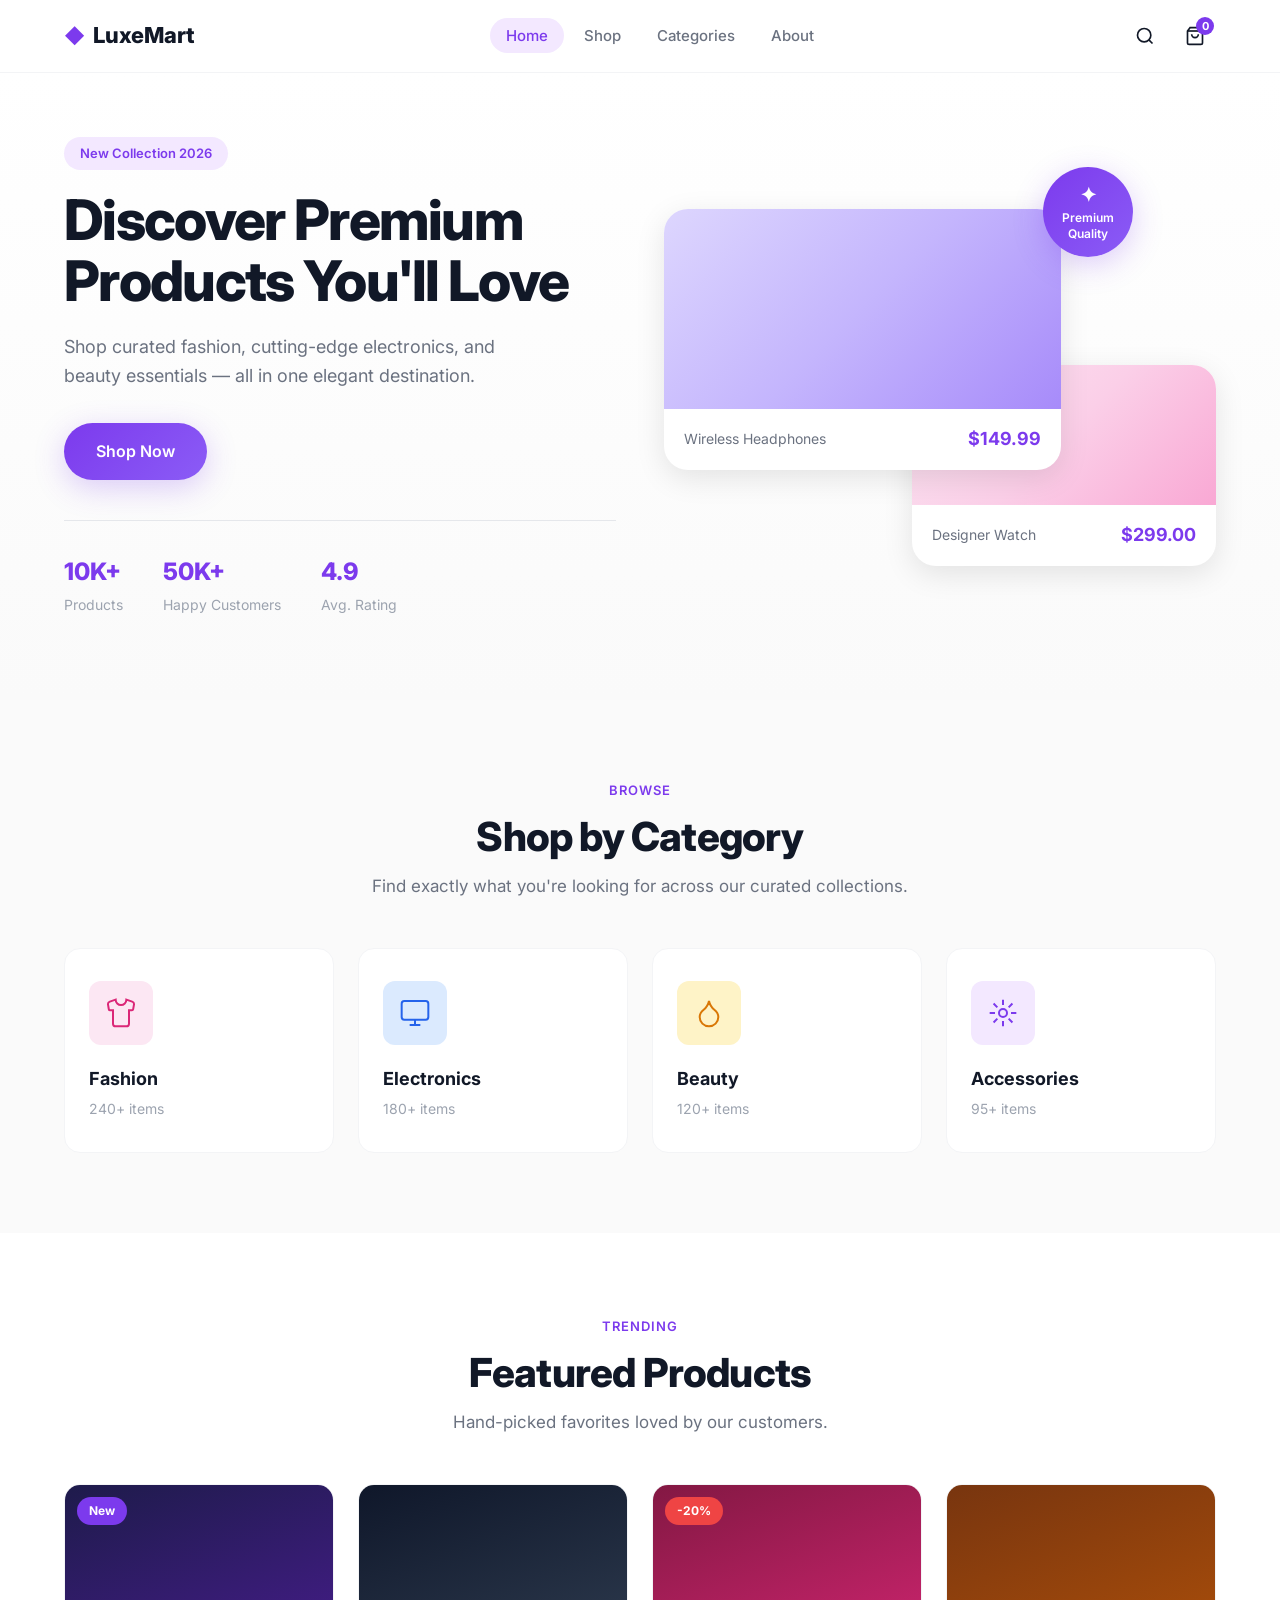
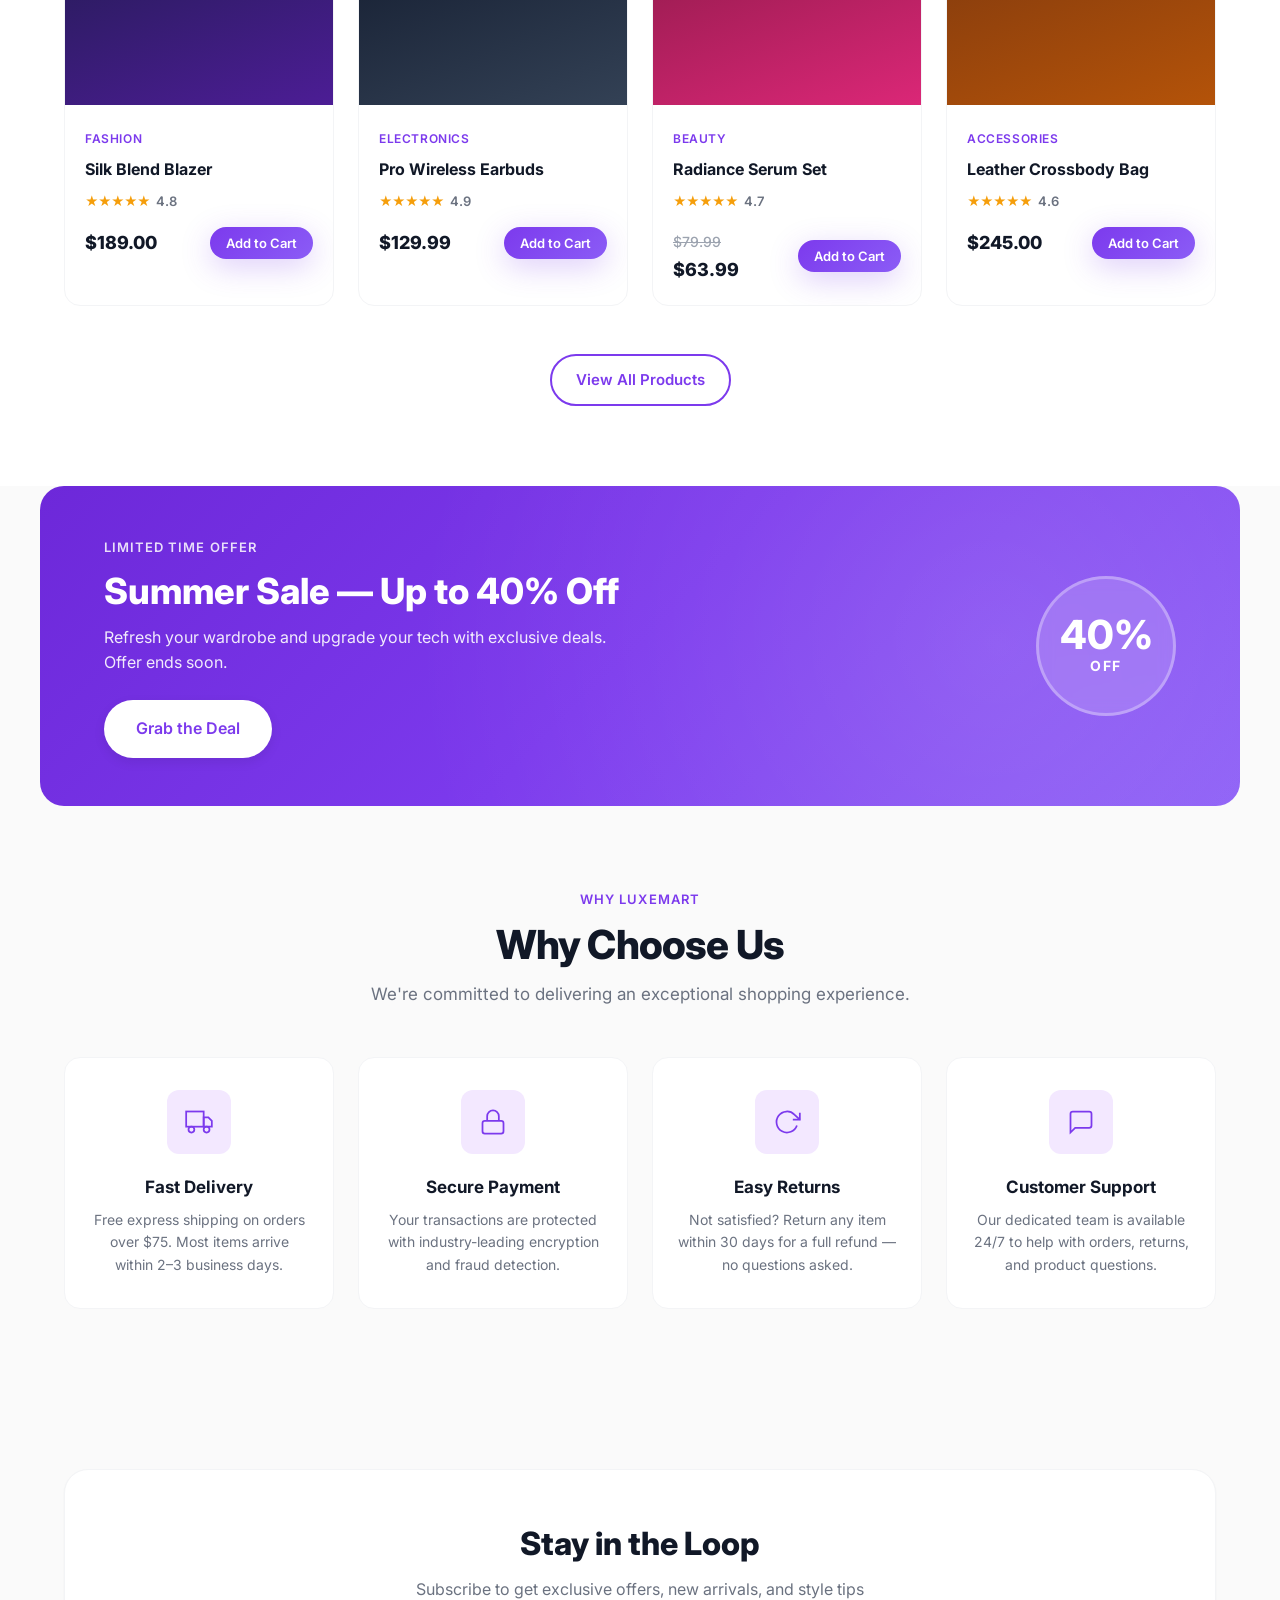
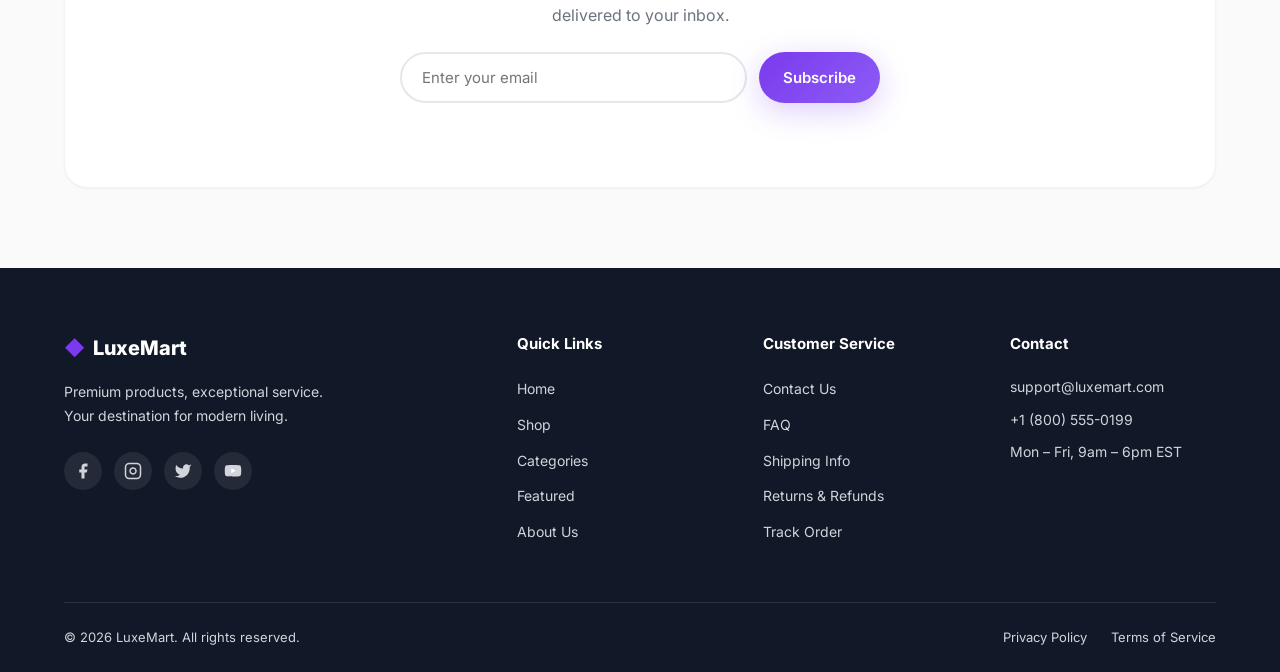
<file: ecommerce-website/index.html>
<!DOCTYPE html>
<html lang="en">
<head>
  <meta charset="UTF-8">
  <meta name="viewport" content="width=device-width, initial-scale=1.0">
  <meta name="description" content="LuxeMart — Premium online shopping for fashion, electronics, beauty, and accessories.">
  <title>LuxeMart | Premium E-Commerce</title>
  <link rel="preconnect" href="https://fonts.googleapis.com">
  <link rel="preconnect" href="https://fonts.gstatic.com" crossorigin>
  <link href="https://fonts.googleapis.com/css2?family=Inter:wght@400;500;600;700;800&display=swap" rel="stylesheet">
  <link rel="stylesheet" href="css/style.css">
</head>
<body>

  <!-- Navigation -->
  <header class="header" id="header">
    <nav class="nav container" aria-label="Main navigation">
      <a href="index.html" class="nav__logo" aria-label="LuxeMart Home">
        <span class="nav__logo-icon" aria-hidden="true">◆</span>
        LuxeMart
      </a>

      <button class="nav__toggle" id="navToggle" aria-label="Toggle menu" aria-expanded="false" aria-controls="navMenu">
        <span class="nav__toggle-bar"></span>
        <span class="nav__toggle-bar"></span>
        <span class="nav__toggle-bar"></span>
      </button>

      <ul class="nav__menu" id="navMenu">
        <li><a href="index.html" class="nav__link nav__link--active">Home</a></li>
        <li><a href="pages/shop.html" class="nav__link">Shop</a></li>
        <li><a href="#categories" class="nav__link">Categories</a></li>
        <li><a href="#about" class="nav__link">About</a></li>
      </ul>

      <div class="nav__actions">
        <button class="nav__action-btn" id="searchBtn" aria-label="Search">
          <svg width="20" height="20" viewBox="0 0 24 24" fill="none" stroke="currentColor" stroke-width="2" aria-hidden="true">
            <circle cx="11" cy="11" r="8"/><path d="m21 21-4.35-4.35"/>
          </svg>
        </button>
        <button class="nav__action-btn nav__cart-btn" id="cartBtn" aria-label="Shopping cart">
          <svg width="20" height="20" viewBox="0 0 24 24" fill="none" stroke="currentColor" stroke-width="2" aria-hidden="true">
            <path d="M6 2 3 6v14a2 2 0 0 0 2 2h14a2 2 0 0 0 2-2V6l-3-4Z"/><path d="M3 6h18"/><path d="M16 10a4 4 0 0 1-8 0"/>
          </svg>
          <span class="nav__cart-count" id="cartCount">0</span>
        </button>
      </div>
    </nav>

    <!-- Search overlay -->
    <div class="search-overlay" id="searchOverlay" aria-hidden="true">
      <div class="search-overlay__inner container">
        <form class="search-form" role="search" aria-label="Site search">
          <input type="search" class="search-form__input" placeholder="Search products..." aria-label="Search products">
          <button type="submit" class="btn btn--primary">Search</button>
        </form>
        <button class="search-overlay__close" id="searchClose" aria-label="Close search">&times;</button>
      </div>
    </div>
  </header>

  <main>

    <!-- Hero -->
    <section class="hero" aria-labelledby="hero-heading">
      <div class="hero__container container">
        <div class="hero__content">
          <span class="hero__badge">New Collection 2026</span>
          <h1 class="hero__title" id="hero-heading">Discover Premium<br>Products You'll Love</h1>
          <p class="hero__description">
            Shop curated fashion, cutting-edge electronics, and beauty essentials — all in one elegant destination.
          </p>
          <a href="pages/shop.html" class="btn btn--primary btn--lg">Shop Now</a>
          <div class="hero__stats">
            <div class="hero__stat">
              <strong>10K+</strong>
              <span>Products</span>
            </div>
            <div class="hero__stat">
              <strong>50K+</strong>
              <span>Happy Customers</span>
            </div>
            <div class="hero__stat">
              <strong>4.9</strong>
              <span>Avg. Rating</span>
            </div>
          </div>
        </div>
        <div class="hero__visual" aria-hidden="true">
          <div class="hero__visual-card hero__visual-card--main">
            <div class="hero__product-img hero__product-img--1"></div>
            <div class="hero__product-info">
              <span>Wireless Headphones</span>
              <strong>$149.99</strong>
            </div>
          </div>
          <div class="hero__visual-card hero__visual-card--secondary">
            <div class="hero__product-img hero__product-img--2"></div>
            <div class="hero__product-info">
              <span>Designer Watch</span>
              <strong>$299.00</strong>
            </div>
          </div>
          <div class="hero__visual-badge">
            <span>✦</span>
            <p>Premium<br>Quality</p>
          </div>
        </div>
      </div>
    </section>

    <!-- Categories -->
    <section class="categories section" id="categories" aria-labelledby="categories-heading">
      <div class="container">
        <header class="section__header">
          <span class="section__label">Browse</span>
          <h2 class="section__title" id="categories-heading">Shop by Category</h2>
          <p class="section__subtitle">Find exactly what you're looking for across our curated collections.</p>
        </header>
        <div class="categories__grid">
          <a href="pages/shop.html?cat=fashion" class="category-card">
            <div class="category-card__icon category-card__icon--fashion" aria-hidden="true">
              <svg width="32" height="32" viewBox="0 0 24 24" fill="none" stroke="currentColor" stroke-width="1.5"><path d="M20.38 3.46 16 2a4 4 0 0 1-8 0L3.62 3.46a2 2 0 0 0-1.34 2.23l.58 3.47a1 1 0 0 0 .99.84H6v10c0 1.1.9 2 2 2h8a2 2 0 0 0 2-2V10h2.15a1 1 0 0 0 .99-.84l.58-3.47a2 2 0 0 0-1.34-2.23Z"/></svg>
            </div>
            <h3 class="category-card__title">Fashion</h3>
            <p class="category-card__count">240+ items</p>
            <span class="category-card__arrow" aria-hidden="true">→</span>
          </a>
          <a href="pages/shop.html?cat=electronics" class="category-card">
            <div class="category-card__icon category-card__icon--electronics" aria-hidden="true">
              <svg width="32" height="32" viewBox="0 0 24 24" fill="none" stroke="currentColor" stroke-width="1.5"><rect x="2" y="3" width="20" height="14" rx="2"/><path d="M8 21h8"/><path d="M12 17v4"/></svg>
            </div>
            <h3 class="category-card__title">Electronics</h3>
            <p class="category-card__count">180+ items</p>
            <span class="category-card__arrow" aria-hidden="true">→</span>
          </a>
          <a href="pages/shop.html?cat=beauty" class="category-card">
            <div class="category-card__icon category-card__icon--beauty" aria-hidden="true">
              <svg width="32" height="32" viewBox="0 0 24 24" fill="none" stroke="currentColor" stroke-width="1.5"><path d="M12 22a7 7 0 0 0 7-7c0-2-1-3.9-3-5.5s-3.5-4-4-6.5c-.5 2.5-2 4.9-4 6.5C6 11.1 5 13 5 15a7 7 0 0 0 7 7z"/></svg>
            </div>
            <h3 class="category-card__title">Beauty</h3>
            <p class="category-card__count">120+ items</p>
            <span class="category-card__arrow" aria-hidden="true">→</span>
          </a>
          <a href="pages/shop.html?cat=accessories" class="category-card">
            <div class="category-card__icon category-card__icon--accessories" aria-hidden="true">
              <svg width="32" height="32" viewBox="0 0 24 24" fill="none" stroke="currentColor" stroke-width="1.5"><circle cx="12" cy="12" r="3"/><path d="M12 2v4M12 18v4M4.93 4.93l2.83 2.83M16.24 16.24l2.83 2.83M2 12h4M18 12h4M4.93 19.07l2.83-2.83M16.24 7.76l2.83-2.83"/></svg>
            </div>
            <h3 class="category-card__title">Accessories</h3>
            <p class="category-card__count">95+ items</p>
            <span class="category-card__arrow" aria-hidden="true">→</span>
          </a>
        </div>
      </div>
    </section>

    <!-- Featured Products -->
    <section class="products section section--alt" id="featured" aria-labelledby="products-heading">
      <div class="container">
        <header class="section__header">
          <span class="section__label">Trending</span>
          <h2 class="section__title" id="products-heading">Featured Products</h2>
          <p class="section__subtitle">Hand-picked favorites loved by our customers.</p>
        </header>
        <div class="products__grid" id="featuredProductsGrid">

          <article class="product-card" data-id="1">
            <div class="product-card__image-wrap">
              <div class="product-card__image product-card__image--1" role="img" aria-label="Silk Blend Blazer"></div>
              <span class="product-card__badge">New</span>
              <button class="product-card__wishlist" aria-label="Add Silk Blend Blazer to wishlist" data-id="1">
                <svg width="18" height="18" viewBox="0 0 24 24" fill="none" stroke="currentColor" stroke-width="2"><path d="M20.84 4.61a5.5 5.5 0 0 0-7.78 0L12 5.67l-1.06-1.06a5.5 5.5 0 0 0-7.78 7.78l1.06 1.06L12 21.23l7.78-7.78 1.06-1.06a5.5 5.5 0 0 0 0-7.78z"/></svg>
              </button>
            </div>
            <div class="product-card__body">
              <span class="product-card__category">Fashion</span>
              <h3 class="product-card__name">Silk Blend Blazer</h3>
              <div class="product-card__rating" aria-label="Rating 4.8 out of 5">
                <span class="product-card__stars" aria-hidden="true">★★★★★</span>
                <span class="product-card__rating-value">4.8</span>
              </div>
              <div class="product-card__footer">
                <span class="product-card__price">$189.00</span>
                <button class="btn btn--primary btn--sm product-card__cart" data-id="1" data-name="Silk Blend Blazer" data-price="189.00">Add to Cart</button>
              </div>
            </div>
          </article>

          <article class="product-card" data-id="2">
            <div class="product-card__image-wrap">
              <div class="product-card__image product-card__image--2" role="img" aria-label="Pro Wireless Earbuds"></div>
              <button class="product-card__wishlist" aria-label="Add Pro Wireless Earbuds to wishlist" data-id="2">
                <svg width="18" height="18" viewBox="0 0 24 24" fill="none" stroke="currentColor" stroke-width="2"><path d="M20.84 4.61a5.5 5.5 0 0 0-7.78 0L12 5.67l-1.06-1.06a5.5 5.5 0 0 0-7.78 7.78l1.06 1.06L12 21.23l7.78-7.78 1.06-1.06a5.5 5.5 0 0 0 0-7.78z"/></svg>
              </button>
            </div>
            <div class="product-card__body">
              <span class="product-card__category">Electronics</span>
              <h3 class="product-card__name">Pro Wireless Earbuds</h3>
              <div class="product-card__rating" aria-label="Rating 4.9 out of 5">
                <span class="product-card__stars" aria-hidden="true">★★★★★</span>
                <span class="product-card__rating-value">4.9</span>
              </div>
              <div class="product-card__footer">
                <span class="product-card__price">$129.99</span>
                <button class="btn btn--primary btn--sm product-card__cart" data-id="2" data-name="Pro Wireless Earbuds" data-price="129.99">Add to Cart</button>
              </div>
            </div>
          </article>

          <article class="product-card" data-id="3">
            <div class="product-card__image-wrap">
              <div class="product-card__image product-card__image--3" role="img" aria-label="Radiance Serum Set"></div>
              <span class="product-card__badge product-card__badge--sale">-20%</span>
              <button class="product-card__wishlist" aria-label="Add Radiance Serum Set to wishlist" data-id="3">
                <svg width="18" height="18" viewBox="0 0 24 24" fill="none" stroke="currentColor" stroke-width="2"><path d="M20.84 4.61a5.5 5.5 0 0 0-7.78 0L12 5.67l-1.06-1.06a5.5 5.5 0 0 0-7.78 7.78l1.06 1.06L12 21.23l7.78-7.78 1.06-1.06a5.5 5.5 0 0 0 0-7.78z"/></svg>
              </button>
            </div>
            <div class="product-card__body">
              <span class="product-card__category">Beauty</span>
              <h3 class="product-card__name">Radiance Serum Set</h3>
              <div class="product-card__rating" aria-label="Rating 4.7 out of 5">
                <span class="product-card__stars" aria-hidden="true">★★★★★</span>
                <span class="product-card__rating-value">4.7</span>
              </div>
              <div class="product-card__footer">
                <span class="product-card__price"><s class="product-card__price-old">$79.99</s> $63.99</span>
                <button class="btn btn--primary btn--sm product-card__cart" data-id="3" data-name="Radiance Serum Set" data-price="63.99">Add to Cart</button>
              </div>
            </div>
          </article>

          <article class="product-card" data-id="4">
            <div class="product-card__image-wrap">
              <div class="product-card__image product-card__image--4" role="img" aria-label="Leather Crossbody Bag"></div>
              <button class="product-card__wishlist" aria-label="Add Leather Crossbody Bag to wishlist" data-id="4">
                <svg width="18" height="18" viewBox="0 0 24 24" fill="none" stroke="currentColor" stroke-width="2"><path d="M20.84 4.61a5.5 5.5 0 0 0-7.78 0L12 5.67l-1.06-1.06a5.5 5.5 0 0 0-7.78 7.78l1.06 1.06L12 21.23l7.78-7.78 1.06-1.06a5.5 5.5 0 0 0 0-7.78z"/></svg>
              </button>
            </div>
            <div class="product-card__body">
              <span class="product-card__category">Accessories</span>
              <h3 class="product-card__name">Leather Crossbody Bag</h3>
              <div class="product-card__rating" aria-label="Rating 4.6 out of 5">
                <span class="product-card__stars" aria-hidden="true">★★★★★</span>
                <span class="product-card__rating-value">4.6</span>
              </div>
              <div class="product-card__footer">
                <span class="product-card__price">$245.00</span>
                <button class="btn btn--primary btn--sm product-card__cart" data-id="4" data-name="Leather Crossbody Bag" data-price="245.00">Add to Cart</button>
              </div>
            </div>
          </article>

        </div>
        <div class="products__cta">
          <a href="pages/shop.html" class="btn btn--outline">View All Products</a>
        </div>
      </div>
    </section>

    <!-- Promotional Banner -->
    <section class="promo" aria-labelledby="promo-heading">
      <div class="promo__container container">
        <div class="promo__content">
          <span class="promo__label">Limited Time Offer</span>
          <h2 class="promo__title" id="promo-heading">Summer Sale — Up to 40% Off</h2>
          <p class="promo__text">Refresh your wardrobe and upgrade your tech with exclusive deals. Offer ends soon.</p>
          <a href="pages/shop.html" class="btn btn--white btn--lg">Grab the Deal</a>
        </div>
        <div class="promo__visual" aria-hidden="true">
          <div class="promo__discount">
            <span class="promo__discount-value">40%</span>
            <span class="promo__discount-label">OFF</span>
          </div>
        </div>
      </div>
    </section>

    <!-- Why Choose Us -->
    <section class="features section" id="about" aria-labelledby="features-heading">
      <div class="container">
        <header class="section__header">
          <span class="section__label">Why LuxeMart</span>
          <h2 class="section__title" id="features-heading">Why Choose Us</h2>
          <p class="section__subtitle">We're committed to delivering an exceptional shopping experience.</p>
        </header>
        <div class="features__grid">
          <article class="feature-card">
            <div class="feature-card__icon" aria-hidden="true">
              <svg width="28" height="28" viewBox="0 0 24 24" fill="none" stroke="currentColor" stroke-width="1.5"><rect x="1" y="3" width="15" height="13"/><polygon points="16 8 20 8 23 11 23 16 16 16 16 8"/><circle cx="5.5" cy="18.5" r="2.5"/><circle cx="18.5" cy="18.5" r="2.5"/></svg>
            </div>
            <h3 class="feature-card__title">Fast Delivery</h3>
            <p class="feature-card__text">Free express shipping on orders over $75. Most items arrive within 2–3 business days.</p>
          </article>
          <article class="feature-card">
            <div class="feature-card__icon" aria-hidden="true">
              <svg width="28" height="28" viewBox="0 0 24 24" fill="none" stroke="currentColor" stroke-width="1.5"><rect x="3" y="11" width="18" height="11" rx="2"/><path d="M7 11V7a5 5 0 0 1 10 0v4"/></svg>
            </div>
            <h3 class="feature-card__title">Secure Payment</h3>
            <p class="feature-card__text">Your transactions are protected with industry-leading encryption and fraud detection.</p>
          </article>
          <article class="feature-card">
            <div class="feature-card__icon" aria-hidden="true">
              <svg width="28" height="28" viewBox="0 0 24 24" fill="none" stroke="currentColor" stroke-width="1.5"><polyline points="23 4 23 10 17 10"/><path d="M20.49 15a9 9 0 1 1-2.12-9.36L23 10"/></svg>
            </div>
            <h3 class="feature-card__title">Easy Returns</h3>
            <p class="feature-card__text">Not satisfied? Return any item within 30 days for a full refund — no questions asked.</p>
          </article>
          <article class="feature-card">
            <div class="feature-card__icon" aria-hidden="true">
              <svg width="28" height="28" viewBox="0 0 24 24" fill="none" stroke="currentColor" stroke-width="1.5"><path d="M21 15a2 2 0 0 1-2 2H7l-4 4V5a2 2 0 0 1 2-2h14a2 2 0 0 1 2 2z"/></svg>
            </div>
            <h3 class="feature-card__title">Customer Support</h3>
            <p class="feature-card__text">Our dedicated team is available 24/7 to help with orders, returns, and product questions.</p>
          </article>
        </div>
      </div>
    </section>

    <!-- Newsletter -->
    <section class="newsletter section" aria-labelledby="newsletter-heading">
      <div class="container">
        <div class="newsletter__inner">
          <div class="newsletter__content">
            <h2 class="newsletter__title" id="newsletter-heading">Stay in the Loop</h2>
            <p class="newsletter__text">Subscribe to get exclusive offers, new arrivals, and style tips delivered to your inbox.</p>
          </div>
          <form class="newsletter__form" id="newsletterForm" novalidate>
            <label for="newsletterEmail" class="visually-hidden">Email address</label>
            <input type="email" id="newsletterEmail" class="newsletter__input" placeholder="Enter your email" required>
            <button type="submit" class="btn btn--primary">Subscribe</button>
          </form>
          <p class="newsletter__message" id="newsletterMessage" role="status" aria-live="polite"></p>
        </div>
      </div>
    </section>

  </main>

  <!-- Footer -->
  <footer class="footer">
    <div class="container">
      <div class="footer__grid">
        <div class="footer__brand">
          <a href="index.html" class="footer__logo">
            <span class="nav__logo-icon" aria-hidden="true">◆</span>
            LuxeMart
          </a>
          <p class="footer__tagline">Premium products, exceptional service. Your destination for modern living.</p>
          <div class="footer__social">
            <a href="#" class="footer__social-link" aria-label="Facebook">
              <svg width="18" height="18" viewBox="0 0 24 24" fill="currentColor"><path d="M18 2h-3a5 5 0 0 0-5 5v3H7v4h3v8h4v-8h3l1-4h-4V7a1 1 0 0 1 1-1h3z"/></svg>
            </a>
            <a href="#" class="footer__social-link" aria-label="Instagram">
              <svg width="18" height="18" viewBox="0 0 24 24" fill="none" stroke="currentColor" stroke-width="2"><rect x="2" y="2" width="20" height="20" rx="5"/><path d="M16 11.37A4 4 0 1 1 12.63 8 4 4 0 0 1 16 11.37z"/><line x1="17.5" y1="6.5" x2="17.51" y2="6.5"/></svg>
            </a>
            <a href="#" class="footer__social-link" aria-label="Twitter">
              <svg width="18" height="18" viewBox="0 0 24 24" fill="currentColor"><path d="M23 3a10.9 10.9 0 0 1-3.14 1.53 4.48 4.48 0 0 0-7.86 3v1A10.66 10.66 0 0 1 3 4s-4 9 5 13a11.64 11.64 0 0 1-7 2c9 5 20 0 20-11.5a4.5 4.5 0 0 0-.08-.83A7.72 7.72 0 0 0 23 3z"/></svg>
            </a>
            <a href="#" class="footer__social-link" aria-label="YouTube">
              <svg width="18" height="18" viewBox="0 0 24 24" fill="currentColor"><path d="M22.54 6.42a2.78 2.78 0 0 0-1.94-2C18.88 4 12 4 12 4s-6.88 0-8.6.46a2.78 2.78 0 0 0-1.94 2A29 29 0 0 0 1 11.75a29 29 0 0 0 .46 5.33A2.78 2.78 0 0 0 3.4 19.13C5.12 19.56 12 19.56 12 19.56s6.88 0 8.6-.46a2.78 2.78 0 0 0 1.94-2 29 29 0 0 0 .46-5.25 29 29 0 0 0-.46-5.43z"/><polygon points="9.75 15.02 15.5 11.75 9.75 8.48 9.75 15.02" fill="#fff"/></svg>
            </a>
          </div>
        </div>
        <nav class="footer__col" aria-label="Quick links">
          <h3 class="footer__heading">Quick Links</h3>
          <ul class="footer__links">
            <li><a href="index.html">Home</a></li>
            <li><a href="pages/shop.html">Shop</a></li>
            <li><a href="#categories">Categories</a></li>
            <li><a href="#featured">Featured</a></li>
            <li><a href="#about">About Us</a></li>
          </ul>
        </nav>
        <nav class="footer__col" aria-label="Customer service">
          <h3 class="footer__heading">Customer Service</h3>
          <ul class="footer__links">
            <li><a href="#">Contact Us</a></li>
            <li><a href="#">FAQ</a></li>
            <li><a href="#">Shipping Info</a></li>
            <li><a href="#">Returns &amp; Refunds</a></li>
            <li><a href="#">Track Order</a></li>
          </ul>
        </nav>
        <div class="footer__col">
          <h3 class="footer__heading">Contact</h3>
          <ul class="footer__links footer__contact">
            <li>support@luxemart.com</li>
            <li>+1 (800) 555-0199</li>
            <li>Mon – Fri, 9am – 6pm EST</li>
          </ul>
        </div>
      </div>
      <div class="footer__bottom">
        <p>&copy; 2026 LuxeMart. All rights reserved.</p>
        <div class="footer__legal">
          <a href="#">Privacy Policy</a>
          <a href="#">Terms of Service</a>
        </div>
      </div>
    </div>
  </footer>

  <!-- Toast notification -->
  <div class="toast" id="toast" role="alert" aria-live="assertive" aria-atomic="true"></div>

  <script src="js/script.js"></script>
</body>
</html>
</file>
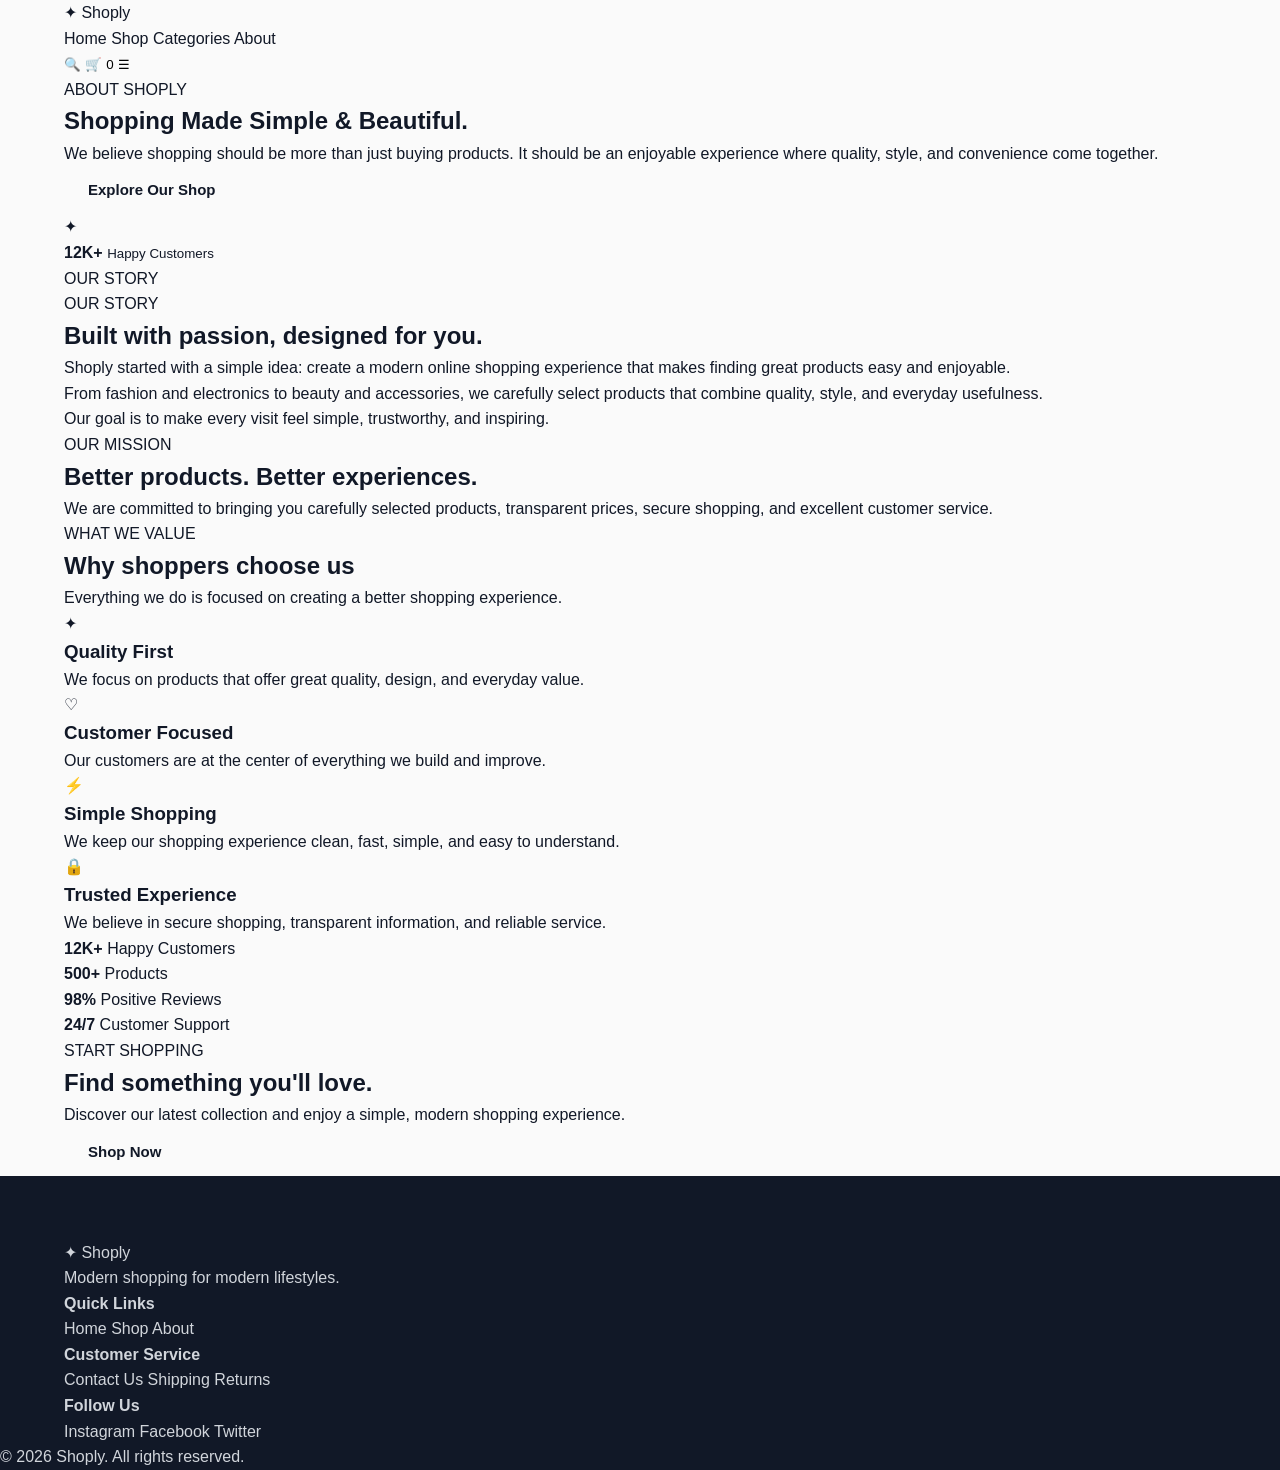
<file: ecommerce-website/pages/about.html>
<!DOCTYPE html>
<html lang="en">
<head>
    <meta charset="UTF-8">
    <meta name="viewport" content="width=device-width, initial-scale=1.0">
    <title>About Us | E-Commerce</title>

    <link rel="stylesheet" href="../css/style.css">
</head>

<body>

    <!-- Navigation -->
    <header class="navbar">
        <div class="container nav-container">

            <a href="../index.html" class="logo">
                <span class="logo-icon">✦</span>
                Shoply
            </a>

            <nav class="nav-menu">
                <a href="../index.html">Home</a>
                <a href="shop.html">Shop</a>
                <a href="shop.html">Categories</a>
                <a href="about.html" class="active">About</a>
            </nav>

            <div class="nav-actions">
                <button class="nav-icon search-btn" aria-label="Search">
                    🔍
                </button>

                <button class="nav-icon cart-btn" aria-label="Shopping Cart">
                    🛒
                    <span class="cart-count">0</span>
                </button>

                <button class="mobile-menu-btn" aria-label="Menu">
                    ☰
                </button>
            </div>

        </div>
    </header>


    <!-- About Hero -->
    <main>

        <section class="about-hero">
            <div class="container about-hero-content">

                <div class="about-hero-text">
                    <span class="section-label">ABOUT SHOPLY</span>

                    <h1>
                        Shopping Made
                        <span>Simple & Beautiful.</span>
                    </h1>

                    <p>
                        We believe shopping should be more than just buying
                        products. It should be an enjoyable experience where
                        quality, style, and convenience come together.
                    </p>

                    <a href="shop.html" class="btn btn-primary">
                        Explore Our Shop
                    </a>
                </div>

                <div class="about-hero-visual">
                    <div class="about-image-card">
                        <div class="about-image-shape">
                            <span>✦</span>
                        </div>

                        <div class="floating-card">
                            <strong>12K+</strong>
                            <small>Happy Customers</small>
                        </div>
                    </div>
                </div>

            </div>
        </section>


        <!-- Our Story -->
        <section class="about-story">
            <div class="container about-story-grid">

                <div class="story-image">
                    <div class="story-image-inner">
                        <span>OUR STORY</span>
                    </div>
                </div>

                <div class="story-content">
                    <span class="section-label">OUR STORY</span>

                    <h2>
                        Built with passion,
                        designed for you.
                    </h2>

                    <p>
                        Shoply started with a simple idea: create a modern
                        online shopping experience that makes finding great
                        products easy and enjoyable.
                    </p>

                    <p>
                        From fashion and electronics to beauty and accessories,
                        we carefully select products that combine quality,
                        style, and everyday usefulness.
                    </p>

                    <p>
                        Our goal is to make every visit feel simple,
                        trustworthy, and inspiring.
                    </p>
                </div>

            </div>
        </section>


        <!-- Mission -->
        <section class="mission-section">
            <div class="container mission-content">

                <span class="section-label">OUR MISSION</span>

                <h2>
                    Better products.
                    Better experiences.
                </h2>

                <p>
                    We are committed to bringing you carefully selected
                    products, transparent prices, secure shopping, and
                    excellent customer service.
                </p>

            </div>
        </section>


        <!-- Values -->
        <section class="values-section">
            <div class="container">

                <div class="section-heading">
                    <span class="section-label">WHAT WE VALUE</span>

                    <h2>Why shoppers choose us</h2>

                    <p>
                        Everything we do is focused on creating a better
                        shopping experience.
                    </p>
                </div>

                <div class="values-grid">

                    <div class="value-card">
                        <div class="value-icon">✦</div>

                        <h3>Quality First</h3>

                        <p>
                            We focus on products that offer great quality,
                            design, and everyday value.
                        </p>
                    </div>

                    <div class="value-card">
                        <div class="value-icon">♡</div>

                        <h3>Customer Focused</h3>

                        <p>
                            Our customers are at the center of everything
                            we build and improve.
                        </p>
                    </div>

                    <div class="value-card">
                        <div class="value-icon">⚡</div>

                        <h3>Simple Shopping</h3>

                        <p>
                            We keep our shopping experience clean, fast,
                            simple, and easy to understand.
                        </p>
                    </div>

                    <div class="value-card">
                        <div class="value-icon">🔒</div>

                        <h3>Trusted Experience</h3>

                        <p>
                            We believe in secure shopping, transparent
                            information, and reliable service.
                        </p>
                    </div>

                </div>

            </div>
        </section>


        <!-- Statistics -->
        <section class="about-stats">
            <div class="container stats-grid">

                <div class="stat-item">
                    <strong>12K+</strong>
                    <span>Happy Customers</span>
                </div>

                <div class="stat-item">
                    <strong>500+</strong>
                    <span>Products</span>
                </div>

                <div class="stat-item">
                    <strong>98%</strong>
                    <span>Positive Reviews</span>
                </div>

                <div class="stat-item">
                    <strong>24/7</strong>
                    <span>Customer Support</span>
                </div>

            </div>
        </section>


        <!-- CTA -->
        <section class="about-cta">
            <div class="container">

                <div class="cta-content">
                    <span class="section-label">START SHOPPING</span>

                    <h2>
                        Find something
                        you'll love.
                    </h2>

                    <p>
                        Discover our latest collection and enjoy a simple,
                        modern shopping experience.
                    </p>

                    <a href="shop.html" class="btn btn-primary">
                        Shop Now
                    </a>
                </div>

            </div>
        </section>

    </main>


    <!-- Footer -->
    <footer class="footer">
        <div class="container footer-grid">

            <div class="footer-brand">
                <a href="../index.html" class="logo">
                    <span class="logo-icon">✦</span>
                    Shoply
                </a>

                <p>
                    Modern shopping for modern lifestyles.
                </p>
            </div>

            <div class="footer-column">
                <h4>Quick Links</h4>
                <a href="../index.html">Home</a>
                <a href="shop.html">Shop</a>
                <a href="about.html">About</a>
            </div>

            <div class="footer-column">
                <h4>Customer Service</h4>
                <a href="#">Contact Us</a>
                <a href="#">Shipping</a>
                <a href="#">Returns</a>
            </div>

            <div class="footer-column">
                <h4>Follow Us</h4>
                <a href="#">Instagram</a>
                <a href="#">Facebook</a>
                <a href="#">Twitter</a>
            </div>

        </div>

        <div class="footer-bottom">
            <p>© 2026 Shoply. All rights reserved.</p>
        </div>
    </footer>


    <script src="../js/script.js"></script>

</body>
</html>
</file>
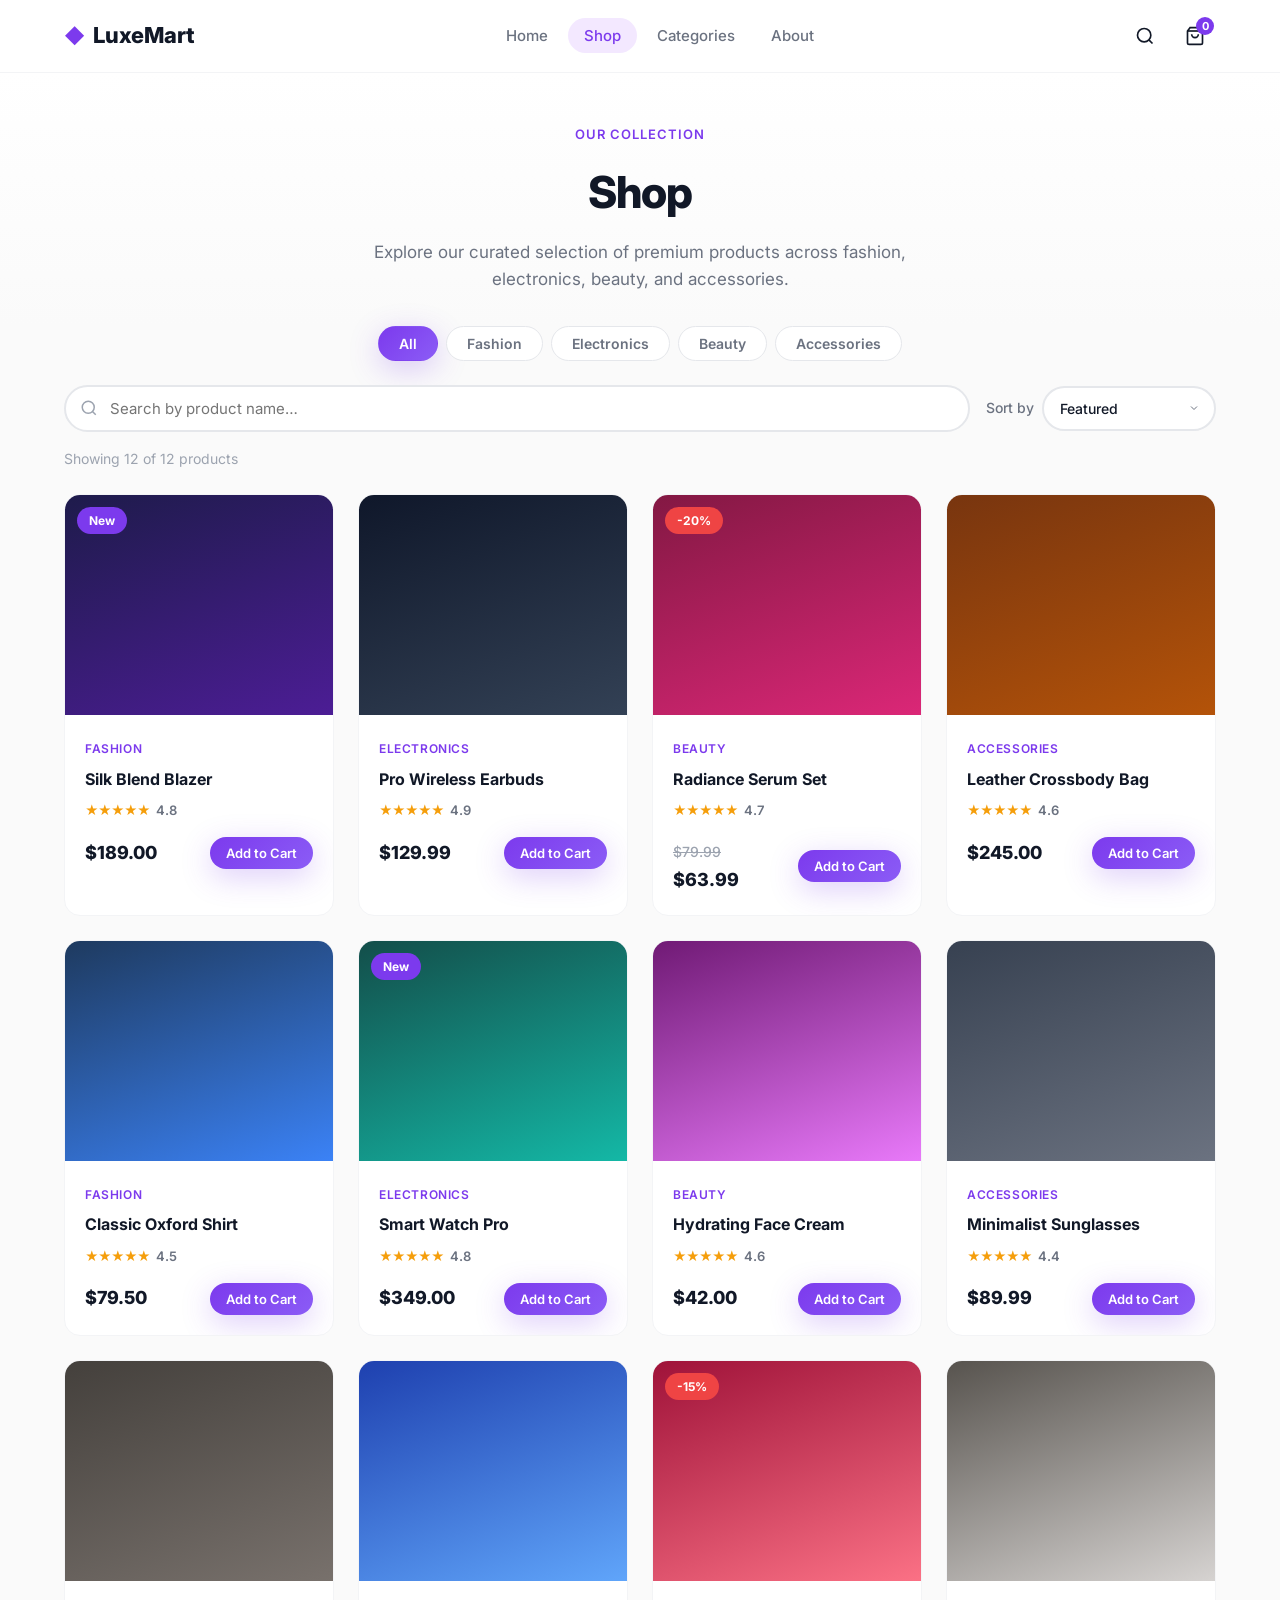
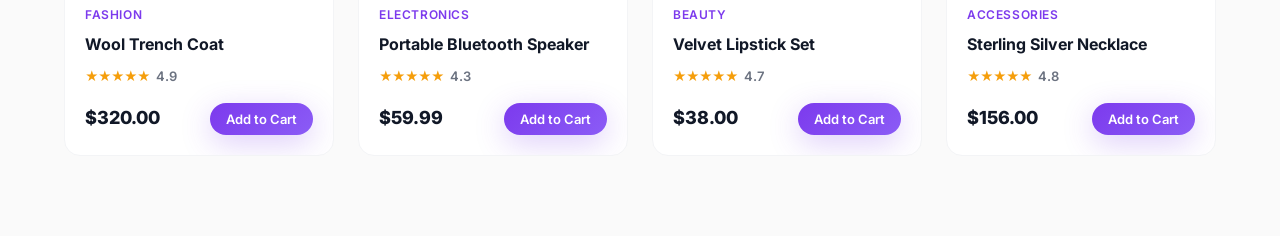
<file: ecommerce-website/pages/shop.html>
<!DOCTYPE html>
<html lang="en">
<head>
  <meta charset="UTF-8">
  <meta name="viewport" content="width=device-width, initial-scale=1.0">
  <meta name="description" content="Browse LuxeMart's full collection — fashion, electronics, beauty, and accessories.">
  <title>Shop | LuxeMart</title>
  <link rel="preconnect" href="https://fonts.googleapis.com">
  <link rel="preconnect" href="https://fonts.gstatic.com" crossorigin>
  <link href="https://fonts.googleapis.com/css2?family=Inter:wght@400;500;600;700;800&display=swap" rel="stylesheet">
  <link rel="stylesheet" href="../css/style.css">
</head>
<body class="shop-page">

  <!-- Navigation -->
  <header class="header" id="header">
    <nav class="nav container" aria-label="Main navigation">
      <a href="../index.html" class="nav__logo" aria-label="LuxeMart Home">
        <span class="nav__logo-icon" aria-hidden="true">◆</span>
        LuxeMart
      </a>

      <button class="nav__toggle" id="navToggle" aria-label="Toggle menu" aria-expanded="false" aria-controls="navMenu">
        <span class="nav__toggle-bar"></span>
        <span class="nav__toggle-bar"></span>
        <span class="nav__toggle-bar"></span>
      </button>

      <ul class="nav__menu" id="navMenu">
        <li><a href="../index.html" class="nav__link">Home</a></li>
        <li><a href="shop.html" class="nav__link nav__link--active">Shop</a></li>
        <li><a href="../index.html#categories" class="nav__link">Categories</a></li>
        <li><a href="../index.html#about" class="nav__link">About</a></li>
      </ul>

      <div class="nav__actions">
        <button class="nav__action-btn" id="searchBtn" aria-label="Search">
          <svg width="20" height="20" viewBox="0 0 24 24" fill="none" stroke="currentColor" stroke-width="2" aria-hidden="true">
            <circle cx="11" cy="11" r="8"/><path d="m21 21-4.35-4.35"/>
          </svg>
        </button>
        <button class="nav__action-btn nav__cart-btn" id="cartBtn" aria-label="Shopping cart">
          <svg width="20" height="20" viewBox="0 0 24 24" fill="none" stroke="currentColor" stroke-width="2" aria-hidden="true">
            <path d="M6 2 3 6v14a2 2 0 0 0 2 2h14a2 2 0 0 0 2-2V6l-3-4Z"/><path d="M3 6h18"/><path d="M16 10a4 4 0 0 1-8 0"/>
          </svg>
          <span class="nav__cart-count" id="cartCount">0</span>
        </button>
      </div>
    </nav>

    <div class="search-overlay" id="searchOverlay" aria-hidden="true">
      <div class="search-overlay__inner container">
        <form class="search-form" role="search" aria-label="Site search">
          <input type="search" class="search-form__input" placeholder="Search products..." aria-label="Search products">
          <button type="submit" class="btn btn--primary">Search</button>
        </form>
        <button class="search-overlay__close" id="searchClose" aria-label="Close search">&times;</button>
      </div>
    </div>
  </header>

  <main class="shop-page">

    <!-- Page Header -->
    <section class="shop-header" aria-labelledby="shop-heading">
      <div class="container">
        <span class="section__label">Our Collection</span>
        <h1 class="shop-header__title" id="shop-heading">Shop</h1>
        <p class="shop-header__description">
          Explore our curated selection of premium products across fashion, electronics, beauty, and accessories.
        </p>
      </div>
    </section>

    <!-- Toolbar: filters, search, sort -->
    <section class="shop-toolbar section--compact" aria-label="Product filters and sorting">
      <div class="container">

        <nav class="shop-filters" aria-label="Filter by category">
          <button class="shop-filters__btn shop-filters__btn--active" data-category="all" type="button">All</button>
          <button class="shop-filters__btn" data-category="fashion" type="button">Fashion</button>
          <button class="shop-filters__btn" data-category="electronics" type="button">Electronics</button>
          <button class="shop-filters__btn" data-category="beauty" type="button">Beauty</button>
          <button class="shop-filters__btn" data-category="accessories" type="button">Accessories</button>
        </nav>

        <div class="shop-controls">
          <div class="shop-search">
            <label for="shopSearch" class="visually-hidden">Search products</label>
            <svg class="shop-search__icon" width="18" height="18" viewBox="0 0 24 24" fill="none" stroke="currentColor" stroke-width="2" aria-hidden="true">
              <circle cx="11" cy="11" r="8"/><path d="m21 21-4.35-4.35"/>
            </svg>
            <input
              type="search"
              id="shopSearch"
              class="shop-search__input"
              placeholder="Search by product name…"
              autocomplete="off"
            >
          </div>

          <div class="shop-sort">
            <label for="shopSort" class="shop-sort__label">Sort by</label>
            <select id="shopSort" class="shop-sort__select" aria-label="Sort products">
              <option value="default">Featured</option>
              <option value="price-asc">Price: Low to High</option>
              <option value="price-desc">Price: High to Low</option>
              <option value="rating">Rating</option>
            </select>
          </div>
        </div>

        <p class="shop-results" id="shopResults" aria-live="polite"></p>
      </div>
    </section>

    <!-- Product Grid -->
    <section class="shop-products section" aria-label="Products">
      <div class="container">
        <div class="products__grid" id="productsGrid"></div>
        <div class="shop-empty" id="shopEmpty" hidden>
          <div class="shop-empty__icon" aria-hidden="true">
            <svg width="48" height="48" viewBox="0 0 24 24" fill="none" stroke="currentColor" stroke-width="1.5">
              <circle cx="11" cy="11" r="8"/><path d="m21 21-4.35-4.35"/>
            </svg>
          </div>
          <h2 class="shop-empty__title">No products found</h2>
          <p class="shop-empty__text">Try adjusting your search or filter to find what you're looking for.</p>
          <button class="btn btn--outline" id="shopReset" type="button">Clear filters</button>
        </div>
      </div>
    </section>

  </main>

  <div class="toast" id="toast" role="alert" aria-live="assertive" aria-atomic="true"></div>

  <script src="../js/script.js"></script>
  <script src="../js/shop.js"></script>
</body>
</html>
</file>
<file: ecommerce-website/css/style.css>
/* ============================================
   LuxeMart — Premium E-Commerce Stylesheet
   ============================================ */

/* --- CSS Variables --- */
:root {
  --color-primary: #7c3aed;
  --color-primary-dark: #6d28d9;
  --color-primary-light: #a78bfa;
  --color-primary-subtle: #f3e8ff;
  --color-accent: #8b5cf6;

  --color-bg: #fafafa;
  --color-bg-alt: #ffffff;
  --color-surface: #ffffff;
  --color-border: #e5e7eb;
  --color-border-light: #f3f4f6;

  --color-text: #111827;
  --color-text-secondary: #6b7280;
  --color-text-muted: #9ca3af;

  --color-success: #10b981;
  --color-warning: #f59e0b;
  --color-danger: #ef4444;

  --font-family: 'Inter', -apple-system, BlinkMacSystemFont, 'Segoe UI', sans-serif;

  --radius-sm: 8px;
  --radius-md: 12px;
  --radius-lg: 16px;
  --radius-xl: 24px;
  --radius-full: 9999px;

  --shadow-sm: 0 1px 2px rgba(0, 0, 0, 0.05);
  --shadow-md: 0 4px 12px rgba(0, 0, 0, 0.08);
  --shadow-lg: 0 8px 30px rgba(0, 0, 0, 0.1);
  --shadow-purple: 0 8px 30px rgba(124, 58, 237, 0.25);

  --transition: 0.25s ease;
  --header-height: 72px;

  --container-max: 1200px;
  --container-padding: 1.5rem;
}

/* --- Reset & Base --- */
*,
*::before,
*::after {
  box-sizing: border-box;
  margin: 0;
  padding: 0;
}

html {
  scroll-behavior: smooth;
}

body {
  font-family: var(--font-family);
  font-size: 1rem;
  line-height: 1.6;
  color: var(--color-text);
  background-color: var(--color-bg);
  -webkit-font-smoothing: antialiased;
}

img {
  max-width: 100%;
  display: block;
}

a {
  color: inherit;
  text-decoration: none;
}

ul {
  list-style: none;
}

button {
  font-family: inherit;
  cursor: pointer;
  border: none;
  background: none;
}

.visually-hidden {
  position: absolute;
  width: 1px;
  height: 1px;
  padding: 0;
  margin: -1px;
  overflow: hidden;
  clip: rect(0, 0, 0, 0);
  white-space: nowrap;
  border: 0;
}

.container {
  width: 100%;
  max-width: var(--container-max);
  margin-inline: auto;
  padding-inline: var(--container-padding);
}

/* --- Buttons --- */
.btn {
  display: inline-flex;
  align-items: center;
  justify-content: center;
  gap: 0.5rem;
  padding: 0.75rem 1.5rem;
  font-size: 0.9375rem;
  font-weight: 600;
  border-radius: var(--radius-full);
  transition: transform var(--transition), box-shadow var(--transition), background var(--transition), color var(--transition);
  white-space: nowrap;
}

.btn:hover {
  transform: translateY(-2px);
}

.btn--primary {
  background: linear-gradient(135deg, var(--color-primary), var(--color-accent));
  color: #fff;
  box-shadow: var(--shadow-purple);
}

.btn--primary:hover {
  box-shadow: 0 12px 35px rgba(124, 58, 237, 0.35);
}

.btn--outline {
  background: transparent;
  color: var(--color-primary);
  border: 2px solid var(--color-primary);
}

.btn--outline:hover {
  background: var(--color-primary-subtle);
}

.btn--white {
  background: #fff;
  color: var(--color-primary);
  box-shadow: var(--shadow-md);
}

.btn--white:hover {
  box-shadow: var(--shadow-lg);
}

.btn--sm {
  padding: 0.5rem 1rem;
  font-size: 0.8125rem;
}

.btn--lg {
  padding: 1rem 2rem;
  font-size: 1rem;
}

/* --- Section Utilities --- */
.section {
  padding-block: 5rem;
}

.section--alt {
  background: var(--color-bg-alt);
}

.section__header {
  text-align: center;
  max-width: 560px;
  margin-inline: auto;
  margin-bottom: 3rem;
}

.section__label {
  display: inline-block;
  font-size: 0.8125rem;
  font-weight: 600;
  text-transform: uppercase;
  letter-spacing: 0.08em;
  color: var(--color-primary);
  margin-bottom: 0.75rem;
}

.section__title {
  font-size: clamp(1.75rem, 4vw, 2.5rem);
  font-weight: 800;
  letter-spacing: -0.02em;
  line-height: 1.2;
  margin-bottom: 0.75rem;
}

.section__subtitle {
  color: var(--color-text-secondary);
  font-size: 1.0625rem;
}

/* ============================================
   Header & Navigation
   ============================================ */
.header {
  position: sticky;
  top: 0;
  z-index: 1000;
  background: rgba(255, 255, 255, 0.92);
  backdrop-filter: blur(12px);
  border-bottom: 1px solid var(--color-border-light);
  transition: box-shadow var(--transition);
}

.header--scrolled {
  box-shadow: var(--shadow-md);
}

.nav {
  display: flex;
  align-items: center;
  justify-content: space-between;
  height: var(--header-height);
  gap: 2rem;
}

.nav__logo {
  display: flex;
  align-items: center;
  gap: 0.5rem;
  font-size: 1.375rem;
  font-weight: 800;
  color: var(--color-text);
  flex-shrink: 0;
}

.nav__logo-icon {
  color: var(--color-primary);
  font-size: 1.25rem;
}

.nav__menu {
  display: flex;
  align-items: center;
  gap: 0.25rem;
}

.nav__link {
  padding: 0.5rem 1rem;
  font-size: 0.9375rem;
  font-weight: 500;
  color: var(--color-text-secondary);
  border-radius: var(--radius-full);
  transition: color var(--transition), background var(--transition);
}

.nav__link:hover,
.nav__link--active {
  color: var(--color-primary);
  background: var(--color-primary-subtle);
}

.nav__actions {
  display: flex;
  align-items: center;
  gap: 0.5rem;
}

.nav__action-btn {
  display: flex;
  align-items: center;
  justify-content: center;
  width: 42px;
  height: 42px;
  border-radius: var(--radius-full);
  color: var(--color-text);
  transition: background var(--transition), color var(--transition), transform var(--transition);
}

.nav__action-btn:hover {
  background: var(--color-primary-subtle);
  color: var(--color-primary);
  transform: scale(1.05);
}

.nav__cart-btn {
  position: relative;
}

.nav__cart-count {
  position: absolute;
  top: 2px;
  right: 2px;
  min-width: 18px;
  height: 18px;
  padding-inline: 4px;
  font-size: 0.6875rem;
  font-weight: 700;
  color: #fff;
  background: var(--color-primary);
  border-radius: var(--radius-full);
  display: flex;
  align-items: center;
  justify-content: center;
  transition: transform var(--transition);
}

.nav__cart-count--bounce {
  animation: cartBounce 0.4s ease;
}

@keyframes cartBounce {
  0%, 100% { transform: scale(1); }
  50% { transform: scale(1.4); }
}

/* Mobile toggle */
.nav__toggle {
  display: none;
  flex-direction: column;
  justify-content: center;
  gap: 5px;
  width: 42px;
  height: 42px;
  padding: 8px;
  border-radius: var(--radius-sm);
}

.nav__toggle-bar {
  display: block;
  width: 100%;
  height: 2px;
  background: var(--color-text);
  border-radius: 2px;
  transition: transform var(--transition), opacity var(--transition);
}

.nav__toggle--active .nav__toggle-bar:nth-child(1) {
  transform: translateY(7px) rotate(45deg);
}

.nav__toggle--active .nav__toggle-bar:nth-child(2) {
  opacity: 0;
}

.nav__toggle--active .nav__toggle-bar:nth-child(3) {
  transform: translateY(-7px) rotate(-45deg);
}

/* Search overlay */
.search-overlay {
  position: fixed;
  inset: 0;
  background: rgba(0, 0, 0, 0.5);
  z-index: 1100;
  display: flex;
  align-items: flex-start;
  justify-content: center;
  padding-top: calc(var(--header-height) + 2rem);
  opacity: 0;
  visibility: hidden;
  transition: opacity var(--transition), visibility var(--transition);
}

.search-overlay--open {
  opacity: 1;
  visibility: visible;
}

.search-overlay__inner {
  display: flex;
  align-items: center;
  gap: 1rem;
  width: 100%;
  max-width: 640px;
}

.search-form {
  display: flex;
  flex: 1;
  gap: 0.75rem;
  background: #fff;
  padding: 0.5rem;
  border-radius: var(--radius-full);
  box-shadow: var(--shadow-lg);
}

.search-form__input {
  flex: 1;
  border: none;
  outline: none;
  padding: 0.75rem 1.25rem;
  font-size: 1rem;
  font-family: inherit;
  border-radius: var(--radius-full);
}

.search-overlay__close {
  width: 44px;
  height: 44px;
  font-size: 1.75rem;
  color: #fff;
  background: rgba(255, 255, 255, 0.15);
  border-radius: var(--radius-full);
  transition: background var(--transition);
}

.search-overlay__close:hover {
  background: rgba(255, 255, 255, 0.3);
}

/* ============================================
   Hero
   ============================================ */
.hero {
  padding-block: 4rem 5rem;
  background: linear-gradient(180deg, #fff 0%, var(--color-bg) 100%);
  overflow: hidden;
}

.hero__container {
  display: grid;
  grid-template-columns: 1fr 1fr;
  gap: 3rem;
  align-items: center;
}

.hero__badge {
  display: inline-block;
  padding: 0.375rem 1rem;
  font-size: 0.8125rem;
  font-weight: 600;
  color: var(--color-primary);
  background: var(--color-primary-subtle);
  border-radius: var(--radius-full);
  margin-bottom: 1.25rem;
}

.hero__title {
  font-size: clamp(2.25rem, 5vw, 3.5rem);
  font-weight: 800;
  line-height: 1.1;
  letter-spacing: -0.03em;
  margin-bottom: 1.25rem;
}

.hero__description {
  font-size: 1.125rem;
  color: var(--color-text-secondary);
  max-width: 480px;
  margin-bottom: 2rem;
}

.hero__stats {
  display: flex;
  gap: 2.5rem;
  margin-top: 2.5rem;
  padding-top: 2rem;
  border-top: 1px solid var(--color-border);
}

.hero__stat strong {
  display: block;
  font-size: 1.5rem;
  font-weight: 800;
  color: var(--color-primary);
}

.hero__stat span {
  font-size: 0.875rem;
  color: var(--color-text-muted);
}

/* Hero visual */
.hero__visual {
  position: relative;
  height: 420px;
}

.hero__visual-card {
  position: absolute;
  background: var(--color-surface);
  border-radius: var(--radius-xl);
  box-shadow: var(--shadow-lg);
  overflow: hidden;
  transition: transform var(--transition);
}

.hero__visual-card:hover {
  transform: translateY(-6px);
}

.hero__visual-card--main {
  width: 72%;
  top: 10%;
  left: 0;
  z-index: 2;
}

.hero__visual-card--secondary {
  width: 55%;
  bottom: 5%;
  right: 0;
  z-index: 1;
}

.hero__product-img {
  height: 200px;
  background-size: cover;
  background-position: center;
}

.hero__product-img--1 {
  background: linear-gradient(135deg, #ddd6fe 0%, #c4b5fd 50%, #a78bfa 100%);
}

.hero__product-img--2 {
  background: linear-gradient(135deg, #fce7f3 0%, #fbcfe8 50%, #f9a8d4 100%);
  height: 140px;
}

.hero__product-info {
  padding: 1rem 1.25rem;
  display: flex;
  justify-content: space-between;
  align-items: center;
}

.hero__product-info span {
  font-size: 0.875rem;
  color: var(--color-text-secondary);
}

.hero__product-info strong {
  font-size: 1.125rem;
  color: var(--color-primary);
}

.hero__visual-badge {
  position: absolute;
  top: 0;
  right: 15%;
  width: 90px;
  height: 90px;
  background: linear-gradient(135deg, var(--color-primary), var(--color-accent));
  border-radius: var(--radius-full);
  display: flex;
  flex-direction: column;
  align-items: center;
  justify-content: center;
  color: #fff;
  font-size: 0.75rem;
  font-weight: 600;
  text-align: center;
  line-height: 1.3;
  box-shadow: var(--shadow-purple);
  z-index: 3;
  animation: float 3s ease-in-out infinite;
}

.hero__visual-badge span {
  font-size: 1.25rem;
  margin-bottom: 2px;
}

@keyframes float {
  0%, 100% { transform: translateY(0); }
  50% { transform: translateY(-8px); }
}

/* ============================================
   Categories
   ============================================ */
.categories__grid {
  display: grid;
  grid-template-columns: repeat(4, 1fr);
  gap: 1.5rem;
}

.category-card {
  position: relative;
  display: flex;
  flex-direction: column;
  align-items: flex-start;
  padding: 2rem 1.5rem;
  background: var(--color-surface);
  border: 1px solid var(--color-border-light);
  border-radius: var(--radius-lg);
  transition: transform var(--transition), box-shadow var(--transition), border-color var(--transition);
  overflow: hidden;
}

.category-card:hover {
  transform: translateY(-6px);
  box-shadow: var(--shadow-lg);
  border-color: var(--color-primary-light);
}

.category-card__icon {
  width: 64px;
  height: 64px;
  display: flex;
  align-items: center;
  justify-content: center;
  border-radius: var(--radius-md);
  margin-bottom: 1.25rem;
  transition: transform var(--transition);
}

.category-card:hover .category-card__icon {
  transform: scale(1.08);
}

.category-card__icon--fashion { background: #fce7f3; color: #db2777; }
.category-card__icon--electronics { background: #dbeafe; color: #2563eb; }
.category-card__icon--beauty { background: #fef3c7; color: #d97706; }
.category-card__icon--accessories { background: var(--color-primary-subtle); color: var(--color-primary); }

.category-card__title {
  font-size: 1.125rem;
  font-weight: 700;
  margin-bottom: 0.25rem;
}

.category-card__count {
  font-size: 0.875rem;
  color: var(--color-text-muted);
}

.category-card__arrow {
  position: absolute;
  bottom: 1.5rem;
  right: 1.5rem;
  font-size: 1.25rem;
  color: var(--color-primary);
  opacity: 0;
  transform: translateX(-8px);
  transition: opacity var(--transition), transform var(--transition);
}

.category-card:hover .category-card__arrow {
  opacity: 1;
  transform: translateX(0);
}

/* ============================================
   Products
   ============================================ */
.products__grid {
  display: grid;
  grid-template-columns: repeat(4, 1fr);
  gap: 1.5rem;
}

.product-card {
  background: var(--color-surface);
  border: 1px solid var(--color-border-light);
  border-radius: var(--radius-lg);
  overflow: hidden;
  transition: transform var(--transition), box-shadow var(--transition);
}

.product-card:hover {
  transform: translateY(-6px);
  box-shadow: var(--shadow-lg);
}

.product-card__image-wrap {
  position: relative;
  overflow: hidden;
}

.product-card__image {
  height: 220px;
  background-size: cover;
  background-position: center;
  transition: transform 0.4s ease;
}

.product-card:hover .product-card__image {
  transform: scale(1.06);
}

.product-card__image--1 { background: linear-gradient(160deg, #1e1b4b, #4c1d95); }
.product-card__image--2 { background: linear-gradient(160deg, #0f172a, #334155); }
.product-card__image--3 { background: linear-gradient(160deg, #831843, #db2777); }
.product-card__image--4 { background: linear-gradient(160deg, #78350f, #b45309); }
.product-card__image--5 { background: linear-gradient(160deg, #1e3a5f, #3b82f6); }
.product-card__image--6 { background: linear-gradient(160deg, #134e4a, #14b8a6); }
.product-card__image--7 { background: linear-gradient(160deg, #701a75, #e879f9); }
.product-card__image--8 { background: linear-gradient(160deg, #374151, #6b7280); }
.product-card__image--9 { background: linear-gradient(160deg, #44403c, #78716c); }
.product-card__image--10 { background: linear-gradient(160deg, #1e40af, #60a5fa); }
.product-card__image--11 { background: linear-gradient(160deg, #9f1239, #fb7185); }
.product-card__image--12 { background: linear-gradient(160deg, #57534e, #d6d3d1); }

.product-card__badge {
  position: absolute;
  top: 12px;
  left: 12px;
  padding: 0.25rem 0.75rem;
  font-size: 0.75rem;
  font-weight: 700;
  color: #fff;
  background: var(--color-primary);
  border-radius: var(--radius-full);
}

.product-card__badge--sale {
  background: var(--color-danger);
}

.product-card__wishlist {
  position: absolute;
  top: 12px;
  right: 12px;
  width: 36px;
  height: 36px;
  display: flex;
  align-items: center;
  justify-content: center;
  background: rgba(255, 255, 255, 0.9);
  border-radius: var(--radius-full);
  color: var(--color-text-muted);
  transition: color var(--transition), background var(--transition), transform var(--transition);
  opacity: 0;
  transform: scale(0.8);
}

.product-card:hover .product-card__wishlist {
  opacity: 1;
  transform: scale(1);
}

.product-card__wishlist:hover {
  color: var(--color-danger);
  transform: scale(1.1);
}

.product-card__wishlist--active {
  color: var(--color-danger);
  opacity: 1;
  transform: scale(1);
}

.product-card__wishlist--active svg {
  fill: var(--color-danger);
}

.product-card__body {
  padding: 1.25rem;
}

.product-card__category {
  font-size: 0.75rem;
  font-weight: 600;
  text-transform: uppercase;
  letter-spacing: 0.05em;
  color: var(--color-primary);
}

.product-card__name {
  font-size: 1rem;
  font-weight: 700;
  margin-block: 0.375rem 0.5rem;
}

.product-card__rating {
  display: flex;
  align-items: center;
  gap: 0.375rem;
  margin-bottom: 1rem;
}

.product-card__stars {
  color: var(--color-warning);
  font-size: 0.8125rem;
  letter-spacing: -1px;
}

.product-card__rating-value {
  font-size: 0.8125rem;
  font-weight: 600;
  color: var(--color-text-secondary);
}

.product-card__footer {
  display: flex;
  align-items: center;
  justify-content: space-between;
  gap: 0.75rem;
}

.product-card__price {
  font-size: 1.125rem;
  font-weight: 800;
  color: var(--color-text);
}

.product-card__price-old {
  font-size: 0.875rem;
  font-weight: 500;
  color: var(--color-text-muted);
  margin-right: 0.25rem;
}

.products__cta {
  text-align: center;
  margin-top: 3rem;
}

/* ============================================
   Promotional Banner
   ============================================ */
.promo {
  padding-block: 0;
}

.promo__container {
  display: flex;
  align-items: center;
  justify-content: space-between;
  gap: 2rem;
  background: linear-gradient(135deg, var(--color-primary-dark) 0%, var(--color-primary) 50%, var(--color-accent) 100%);
  border-radius: var(--radius-xl);
  padding: 3rem 4rem;
  color: #fff;
  overflow: hidden;
  position: relative;
}

.promo__container::before {
  content: '';
  position: absolute;
  inset: 0;
  background: radial-gradient(circle at 80% 50%, rgba(255, 255, 255, 0.12) 0%, transparent 60%);
  pointer-events: none;
}

.promo__content {
  position: relative;
  z-index: 1;
  max-width: 520px;
}

.promo__label {
  display: inline-block;
  font-size: 0.8125rem;
  font-weight: 600;
  text-transform: uppercase;
  letter-spacing: 0.08em;
  opacity: 0.85;
  margin-bottom: 0.75rem;
}

.promo__title {
  font-size: clamp(1.5rem, 3vw, 2.25rem);
  font-weight: 800;
  line-height: 1.2;
  margin-bottom: 0.75rem;
}

.promo__text {
  opacity: 0.9;
  margin-bottom: 1.5rem;
  line-height: 1.6;
}

.promo__visual {
  position: relative;
  z-index: 1;
  flex-shrink: 0;
}

.promo__discount {
  width: 140px;
  height: 140px;
  background: rgba(255, 255, 255, 0.15);
  border: 3px solid rgba(255, 255, 255, 0.3);
  border-radius: var(--radius-full);
  display: flex;
  flex-direction: column;
  align-items: center;
  justify-content: center;
  backdrop-filter: blur(8px);
}

.promo__discount-value {
  font-size: 2.5rem;
  font-weight: 800;
  line-height: 1;
}

.promo__discount-label {
  font-size: 0.875rem;
  font-weight: 700;
  letter-spacing: 0.1em;
}

/* ============================================
   Features (Why Choose Us)
   ============================================ */
.features__grid {
  display: grid;
  grid-template-columns: repeat(4, 1fr);
  gap: 1.5rem;
}

.feature-card {
  text-align: center;
  padding: 2rem 1.5rem;
  background: var(--color-surface);
  border: 1px solid var(--color-border-light);
  border-radius: var(--radius-lg);
  transition: transform var(--transition), box-shadow var(--transition);
}

.feature-card:hover {
  transform: translateY(-4px);
  box-shadow: var(--shadow-md);
}

.feature-card__icon {
  width: 64px;
  height: 64px;
  margin-inline: auto;
  margin-bottom: 1.25rem;
  display: flex;
  align-items: center;
  justify-content: center;
  background: var(--color-primary-subtle);
  color: var(--color-primary);
  border-radius: var(--radius-md);
  transition: background var(--transition), transform var(--transition);
}

.feature-card:hover .feature-card__icon {
  background: var(--color-primary);
  color: #fff;
  transform: scale(1.05);
}

.feature-card__title {
  font-size: 1.0625rem;
  font-weight: 700;
  margin-bottom: 0.5rem;
}

.feature-card__text {
  font-size: 0.875rem;
  color: var(--color-text-secondary);
  line-height: 1.6;
}

/* ============================================
   Newsletter
   ============================================ */
.newsletter__inner {
  background: var(--color-surface);
  border: 1px solid var(--color-border-light);
  border-radius: var(--radius-xl);
  padding: 3rem;
  text-align: center;
  box-shadow: var(--shadow-sm);
}

.newsletter__title {
  font-size: clamp(1.5rem, 3vw, 2rem);
  font-weight: 800;
  margin-bottom: 0.5rem;
}

.newsletter__text {
  color: var(--color-text-secondary);
  max-width: 480px;
  margin-inline: auto;
  margin-bottom: 1.5rem;
}

.newsletter__form {
  display: flex;
  gap: 0.75rem;
  max-width: 480px;
  margin-inline: auto;
}

.newsletter__input {
  flex: 1;
  padding: 0.875rem 1.25rem;
  font-size: 0.9375rem;
  font-family: inherit;
  border: 2px solid var(--color-border);
  border-radius: var(--radius-full);
  outline: none;
  transition: border-color var(--transition);
}

.newsletter__input:focus {
  border-color: var(--color-primary);
}

.newsletter__message {
  margin-top: 1rem;
  font-size: 0.875rem;
  font-weight: 500;
  min-height: 1.25rem;
}

.newsletter__message--success {
  color: var(--color-success);
}

.newsletter__message--error {
  color: var(--color-danger);
}

/* ============================================
   Footer
   ============================================ */
.footer {
  background: var(--color-text);
  color: #d1d5db;
  padding-top: 4rem;
}

.footer__grid {
  display: grid;
  grid-template-columns: 2fr 1fr 1fr 1fr;
  gap: 2.5rem;
  padding-bottom: 3rem;
  border-bottom: 1px solid rgba(255, 255, 255, 0.1);
}

.footer__logo {
  display: flex;
  align-items: center;
  gap: 0.5rem;
  font-size: 1.25rem;
  font-weight: 800;
  color: #fff;
  margin-bottom: 1rem;
}

.footer__tagline {
  font-size: 0.875rem;
  line-height: 1.7;
  margin-bottom: 1.5rem;
  max-width: 280px;
}

.footer__social {
  display: flex;
  gap: 0.75rem;
}

.footer__social-link {
  width: 38px;
  height: 38px;
  display: flex;
  align-items: center;
  justify-content: center;
  background: rgba(255, 255, 255, 0.08);
  border-radius: var(--radius-full);
  color: #d1d5db;
  transition: background var(--transition), color var(--transition), transform var(--transition);
}

.footer__social-link:hover {
  background: var(--color-primary);
  color: #fff;
  transform: translateY(-2px);
}

.footer__heading {
  font-size: 0.9375rem;
  font-weight: 700;
  color: #fff;
  margin-bottom: 1.25rem;
}

.footer__links li {
  margin-bottom: 0.625rem;
}

.footer__links a {
  font-size: 0.875rem;
  transition: color var(--transition);
}

.footer__links a:hover {
  color: var(--color-primary-light);
}

.footer__contact li {
  font-size: 0.875rem;
}

.footer__bottom {
  display: flex;
  align-items: center;
  justify-content: space-between;
  padding-block: 1.5rem;
  font-size: 0.8125rem;
}

.footer__legal {
  display: flex;
  gap: 1.5rem;
}

.footer__legal a:hover {
  color: var(--color-primary-light);
}

/* ============================================
   Toast
   ============================================ */
.toast {
  position: fixed;
  bottom: 2rem;
  left: 50%;
  transform: translateX(-50%) translateY(100px);
  padding: 0.875rem 1.5rem;
  background: var(--color-text);
  color: #fff;
  font-size: 0.875rem;
  font-weight: 500;
  border-radius: var(--radius-full);
  box-shadow: var(--shadow-lg);
  z-index: 2000;
  opacity: 0;
  transition: transform 0.35s ease, opacity 0.35s ease;
  pointer-events: none;
  white-space: nowrap;
}

.toast--visible {
  transform: translateX(-50%) translateY(0);
  opacity: 1;
}

/* ============================================
   Shop Page
   ============================================ */
.shop-page {
  background: var(--color-bg);
}

.section--compact {
  padding-block: 0;
}

.shop-header {
  padding-block: 3rem 2rem;
  background: linear-gradient(180deg, #fff 0%, var(--color-bg) 100%);
  text-align: center;
}

.shop-header__title {
  font-size: clamp(2rem, 4vw, 2.75rem);
  font-weight: 800;
  letter-spacing: -0.02em;
  margin-bottom: 0.75rem;
}

.shop-header__description {
  font-size: 1.0625rem;
  color: var(--color-text-secondary);
  max-width: 560px;
  margin-inline: auto;
}

.shop-toolbar {
  padding-bottom: 1.5rem;
}

.shop-filters {
  display: flex;
  flex-wrap: wrap;
  gap: 0.5rem;
  justify-content: center;
  margin-bottom: 1.5rem;
}

.shop-filters__btn {
  padding: 0.5rem 1.25rem;
  font-size: 0.875rem;
  font-weight: 600;
  color: var(--color-text-secondary);
  background: var(--color-surface);
  border: 1px solid var(--color-border);
  border-radius: var(--radius-full);
  transition: color var(--transition), background var(--transition), border-color var(--transition), transform var(--transition);
}

.shop-filters__btn:hover {
  color: var(--color-primary);
  border-color: var(--color-primary-light);
  transform: translateY(-1px);
}

.shop-filters__btn--active {
  color: #fff;
  background: linear-gradient(135deg, var(--color-primary), var(--color-accent));
  border-color: transparent;
  box-shadow: var(--shadow-purple);
}

.shop-filters__btn--active:hover {
  color: #fff;
}

.shop-controls {
  display: flex;
  align-items: center;
  gap: 1rem;
  flex-wrap: wrap;
}

.shop-search {
  position: relative;
  flex: 1;
  min-width: 220px;
}

.shop-search__icon {
  position: absolute;
  left: 1rem;
  top: 50%;
  transform: translateY(-50%);
  color: var(--color-text-muted);
  pointer-events: none;
}

.shop-search__input {
  width: 100%;
  padding: 0.75rem 1.25rem 0.75rem 2.75rem;
  font-size: 0.9375rem;
  font-family: inherit;
  border: 2px solid var(--color-border);
  border-radius: var(--radius-full);
  background: var(--color-surface);
  outline: none;
  transition: border-color var(--transition), box-shadow var(--transition);
}

.shop-search__input:focus {
  border-color: var(--color-primary);
  box-shadow: 0 0 0 3px var(--color-primary-subtle);
}

.shop-sort {
  display: flex;
  align-items: center;
  gap: 0.5rem;
  flex-shrink: 0;
}

.shop-sort__label {
  font-size: 0.875rem;
  font-weight: 500;
  color: var(--color-text-secondary);
  white-space: nowrap;
}

.shop-sort__select {
  padding: 0.75rem 2rem 0.75rem 1rem;
  font-size: 0.875rem;
  font-family: inherit;
  font-weight: 500;
  color: var(--color-text);
  background: var(--color-surface);
  border: 2px solid var(--color-border);
  border-radius: var(--radius-full);
  outline: none;
  cursor: pointer;
  appearance: none;
  background-image: url("data:image/svg+xml,%3Csvg xmlns='http://www.w3.org/2000/svg' width='12' height='12' viewBox='0 0 24 24' fill='none' stroke='%236b7280' stroke-width='2'%3E%3Cpath d='m6 9 6 6 6-6'/%3E%3C/svg%3E");
  background-repeat: no-repeat;
  background-position: right 0.875rem center;
  transition: border-color var(--transition);
}

.shop-sort__select:focus {
  border-color: var(--color-primary);
}

.shop-results {
  margin-top: 1rem;
  font-size: 0.875rem;
  color: var(--color-text-muted);
}

.shop-products {
  padding-top: 0;
}

.shop-empty {
  text-align: center;
  padding: 4rem 2rem;
  background: var(--color-surface);
  border: 1px solid var(--color-border-light);
  border-radius: var(--radius-xl);
}

.shop-empty__icon {
  color: var(--color-text-muted);
  margin-bottom: 1rem;
}

.shop-empty__title {
  font-size: 1.25rem;
  font-weight: 700;
  margin-bottom: 0.5rem;
}

.shop-empty__text {
  color: var(--color-text-secondary);
  margin-bottom: 1.5rem;
}

/* ============================================
   Responsive
   ============================================ */
@media (max-width: 1024px) {
  .hero__container {
    grid-template-columns: 1fr;
    text-align: center;
  }

  .hero__description {
    margin-inline: auto;
  }

  .hero__stats {
    justify-content: center;
  }

  .hero__visual {
    max-width: 480px;
    margin-inline: auto;
    height: 360px;
  }

  .categories__grid,
  .products__grid,
  .features__grid {
    grid-template-columns: repeat(2, 1fr);
  }

  .footer__grid {
    grid-template-columns: 1fr 1fr;
  }
}

@media (max-width: 768px) {
  .section {
    padding-block: 3.5rem;
  }

  .nav__toggle {
    display: flex;
  }

  .nav__menu {
    position: fixed;
    top: var(--header-height);
    left: 0;
    right: 0;
    flex-direction: column;
    background: #fff;
    padding: 1rem;
    border-bottom: 1px solid var(--color-border);
    box-shadow: var(--shadow-md);
    transform: translateY(-110%);
    opacity: 0;
    visibility: hidden;
    transition: transform var(--transition), opacity var(--transition), visibility var(--transition);
  }

  .nav__menu--open {
    transform: translateY(0);
    opacity: 1;
    visibility: visible;
  }

  .nav__link {
    display: block;
    width: 100%;
    padding: 0.875rem 1rem;
    text-align: center;
  }

  .promo__container {
    flex-direction: column;
    text-align: center;
    padding: 2.5rem 2rem;
  }

  .newsletter__form {
    flex-direction: column;
  }

  .footer__grid {
    grid-template-columns: 1fr;
    gap: 2rem;
  }

  .footer__bottom {
    flex-direction: column;
    gap: 1rem;
    text-align: center;
  }
}

@media (max-width: 540px) {
  :root {
    --container-padding: 1rem;
  }

  .categories__grid,
  .products__grid,
  .features__grid {
    grid-template-columns: 1fr;
  }

  .hero__stats {
    flex-direction: column;
    gap: 1rem;
    align-items: center;
  }

  .hero__visual {
    height: 300px;
  }

  .product-card__wishlist {
    opacity: 1;
    transform: scale(1);
  }

  .product-card__footer {
    flex-direction: column;
    align-items: stretch;
  }

  .product-card__cart {
    width: 100%;
  }

  .newsletter__inner {
    padding: 2rem 1.5rem;
  }

  .shop-controls {
    flex-direction: column;
    align-items: stretch;
  }

  .shop-sort {
    justify-content: space-between;
  }

  .shop-sort__select {
    flex: 1;
  }
}
</file>
